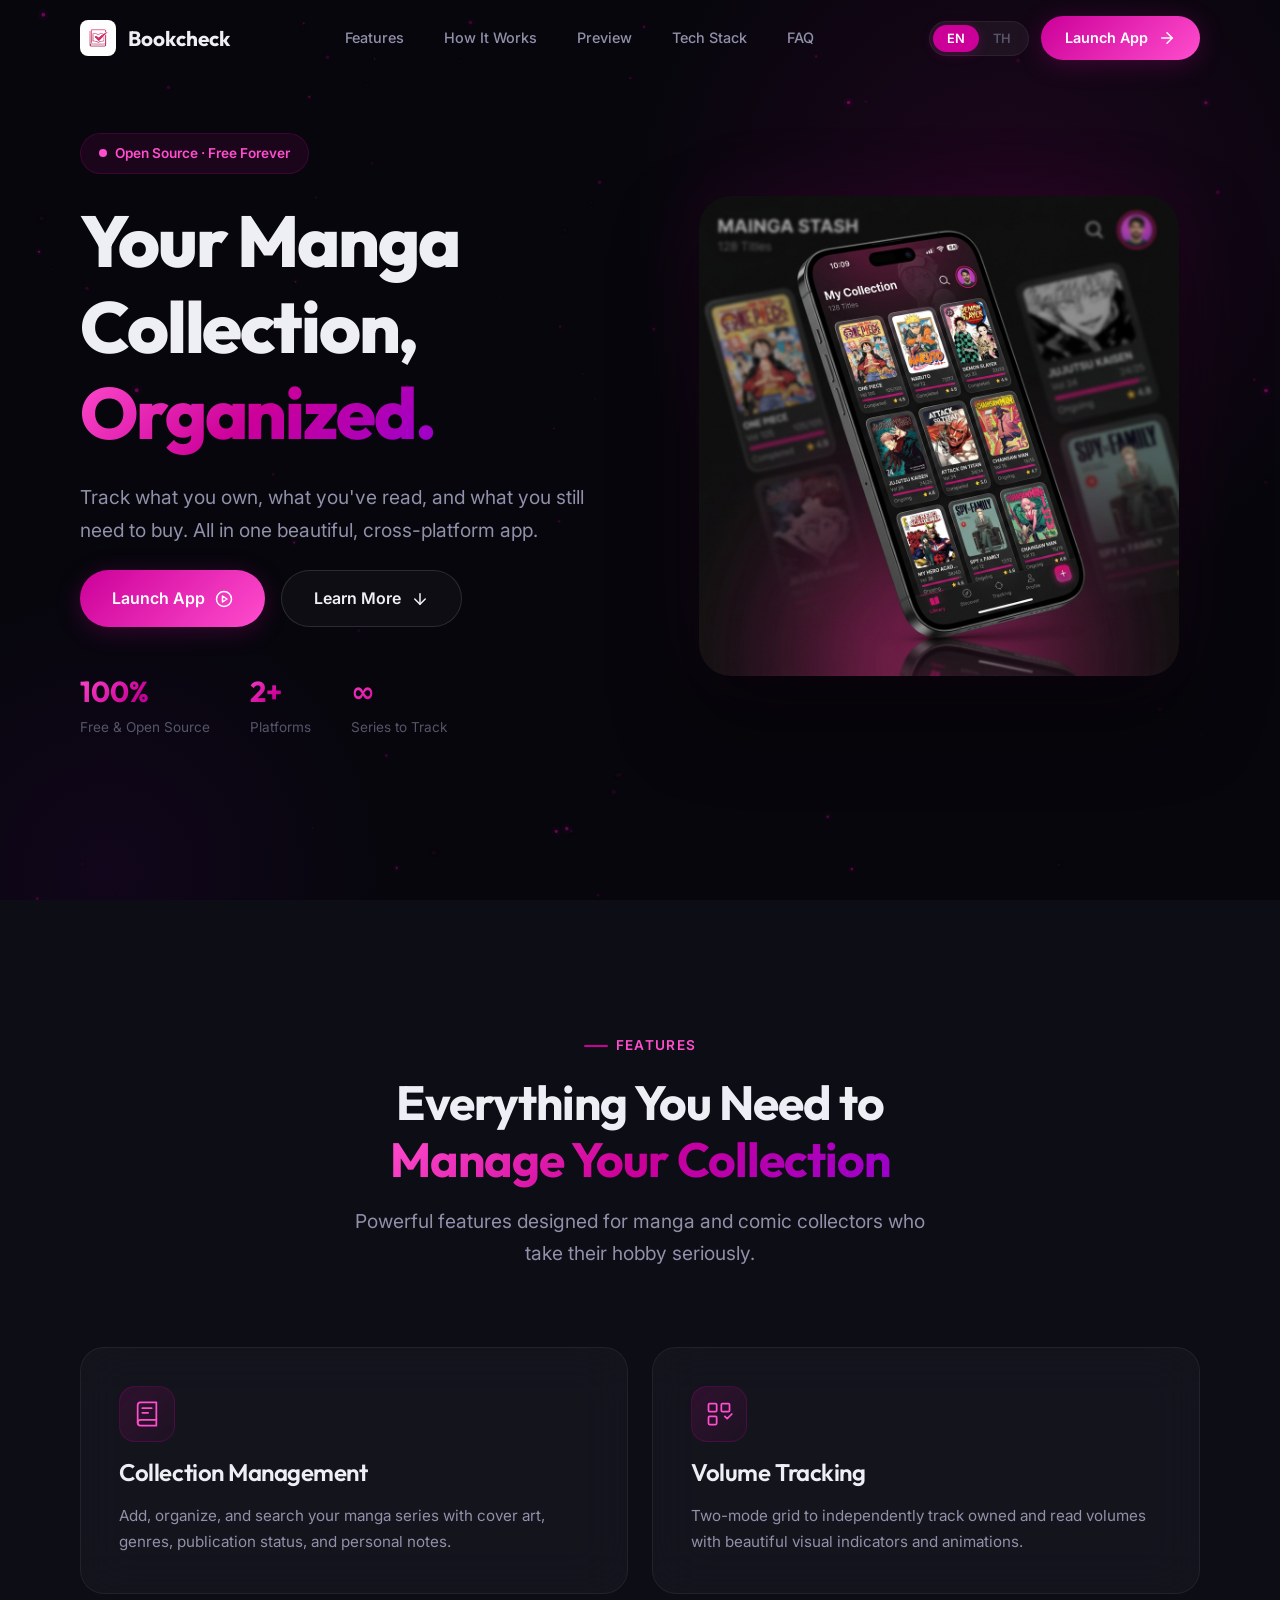
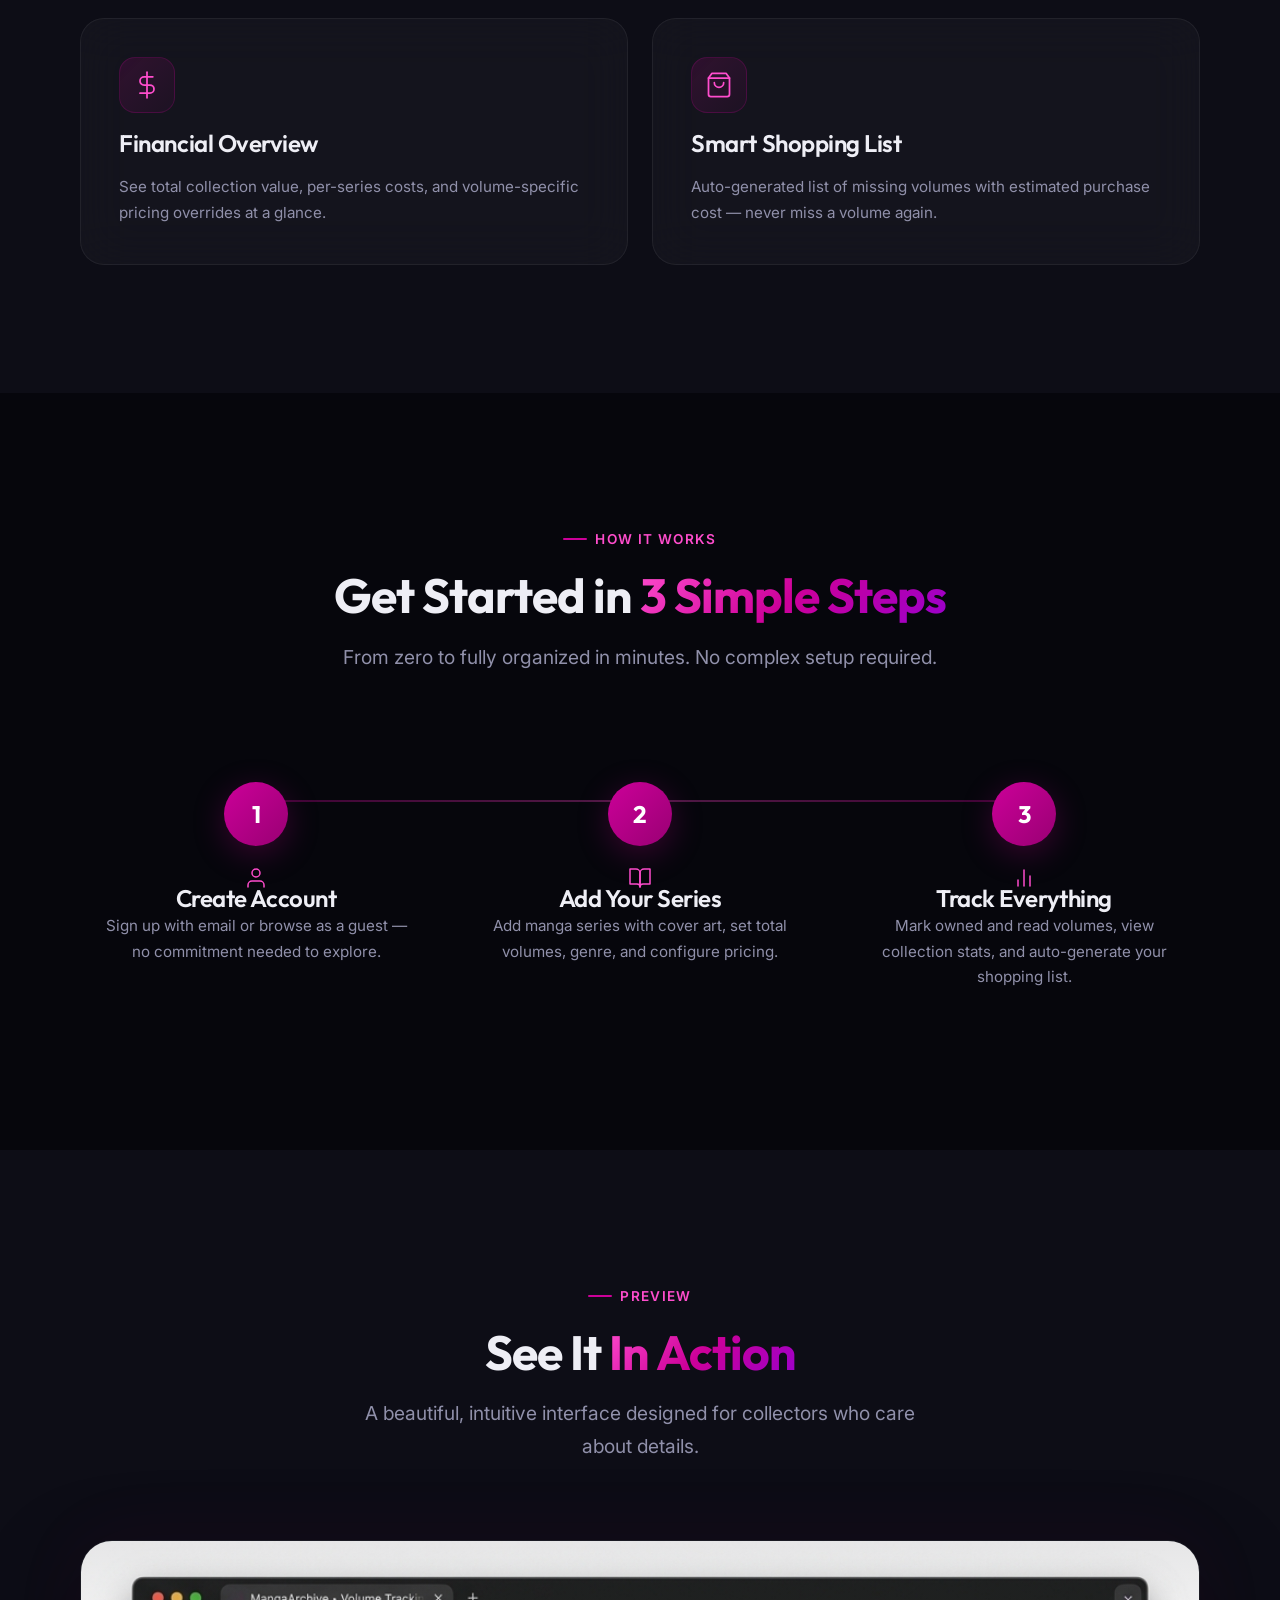
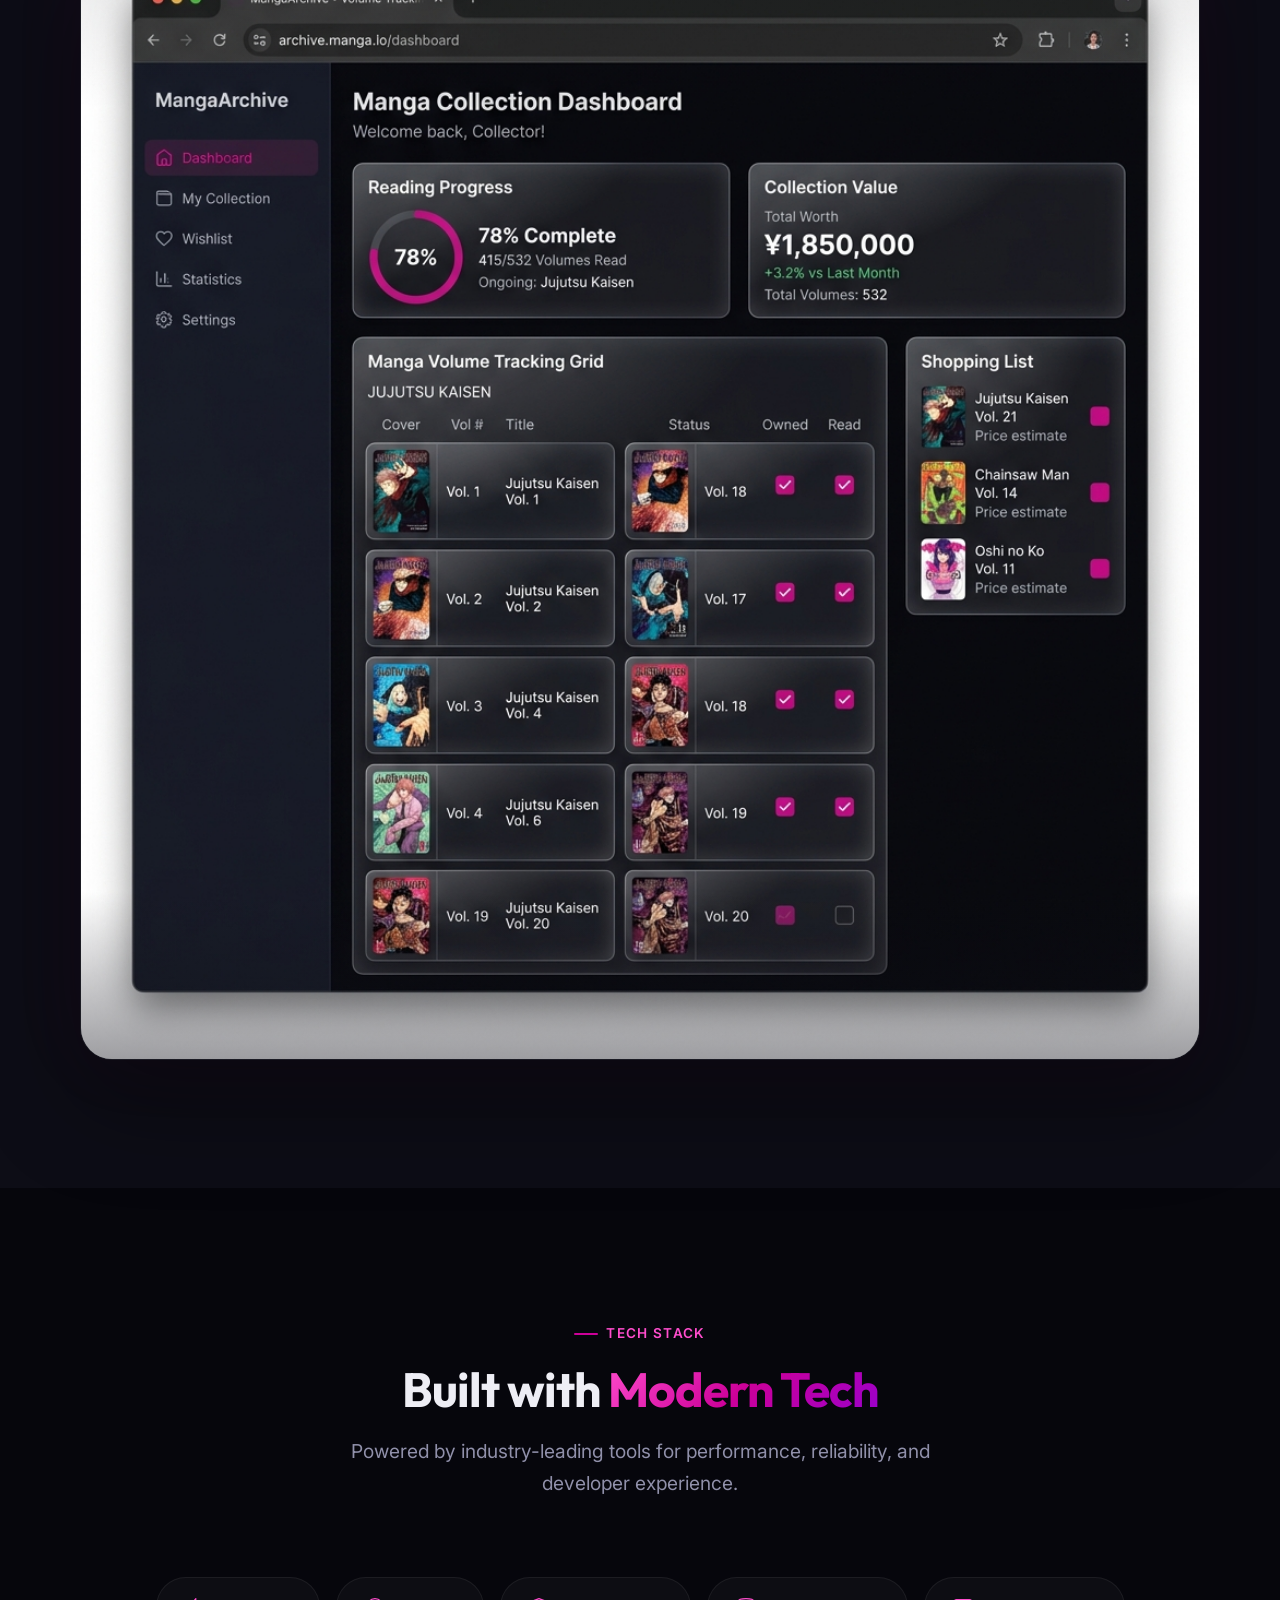
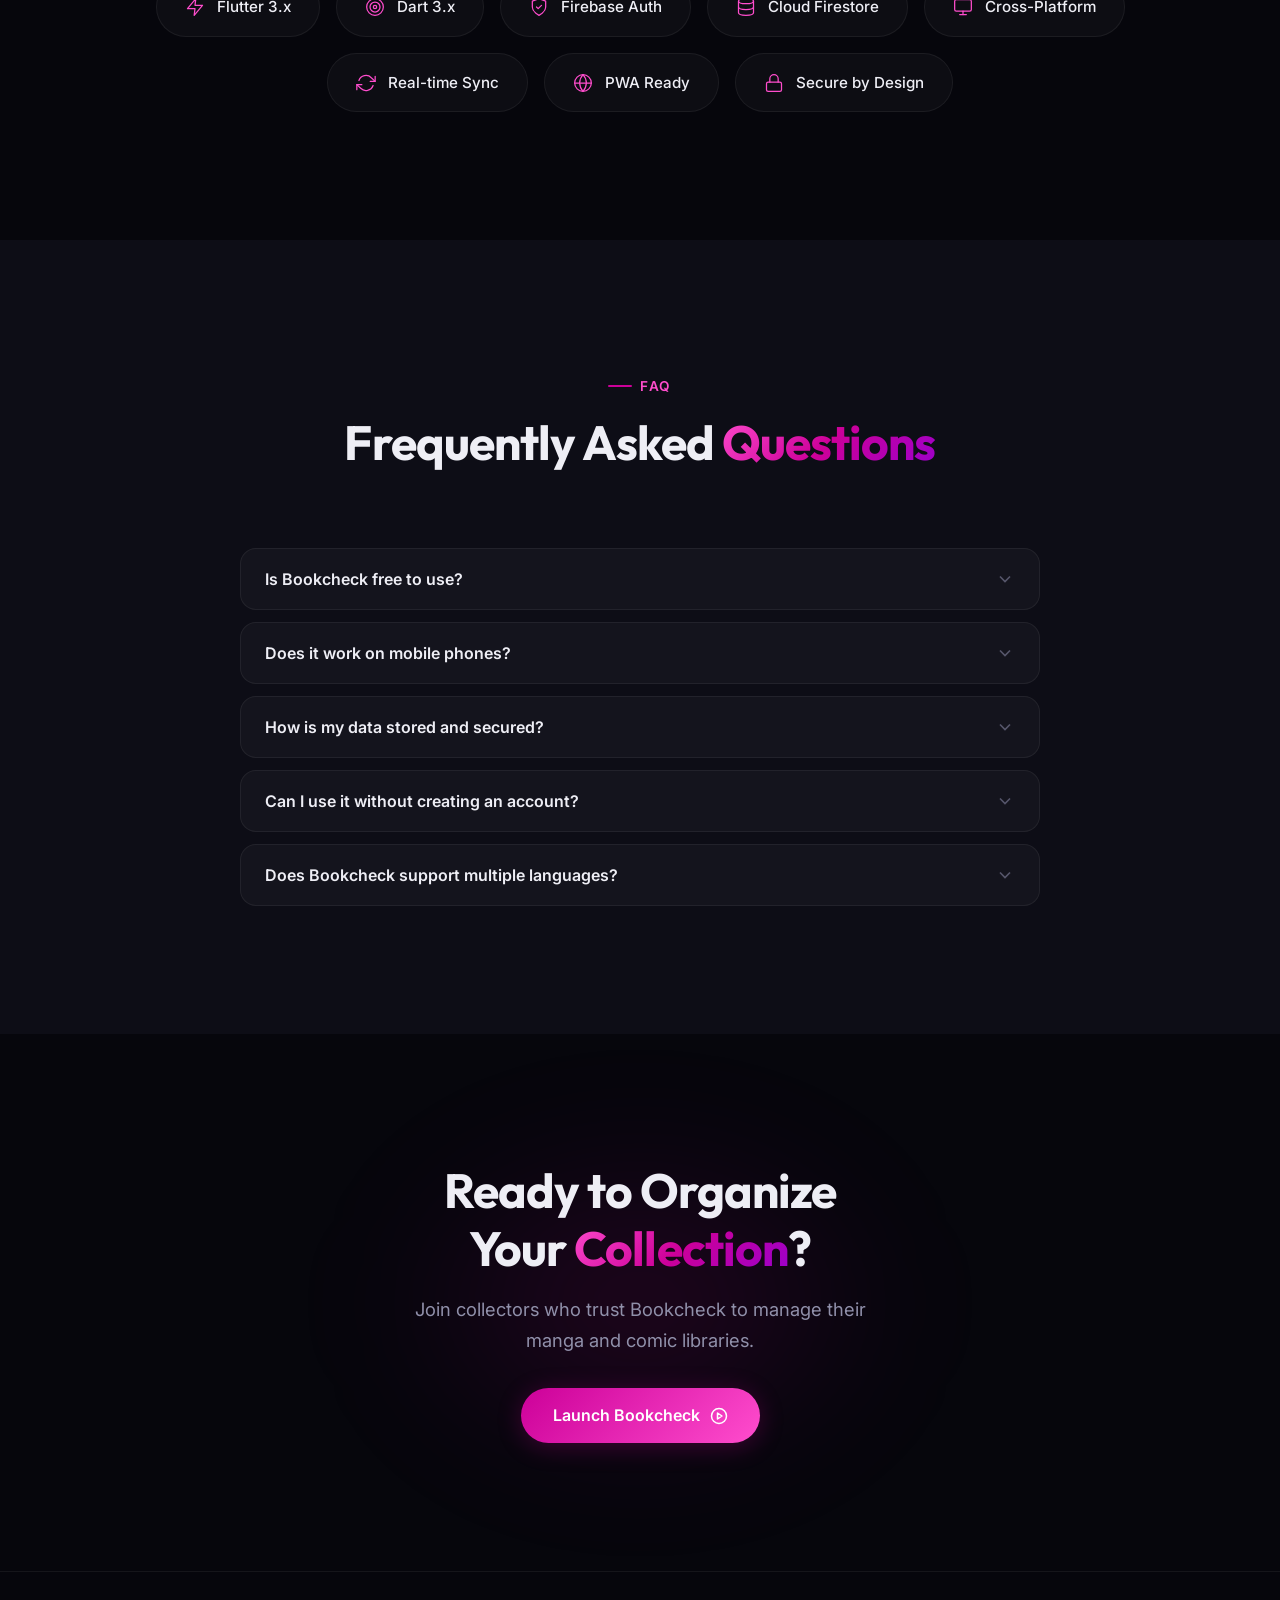
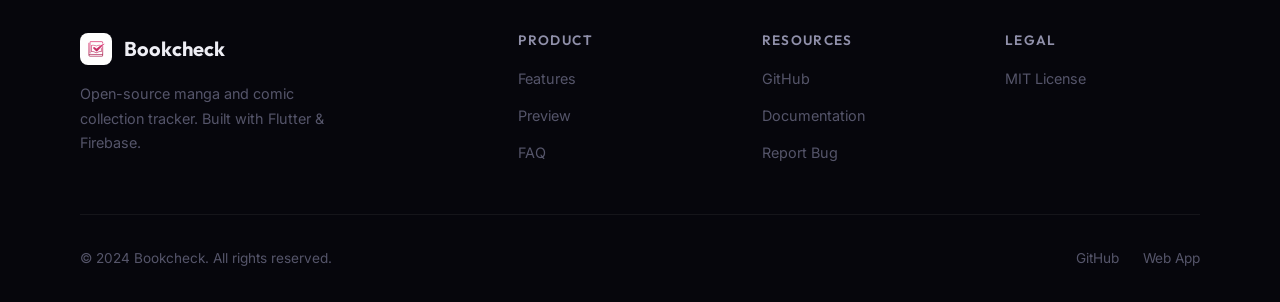
<file: landing/index.html>
<!DOCTYPE html>
<html lang="en" data-lang="en">
<head>
  <meta charset="UTF-8">
  <meta name="viewport" content="width=device-width, initial-scale=1.0">
  <meta http-equiv="X-UA-Compatible" content="IE=Edge">

  <!-- SEO -->
  <title>Bookcheck — Manga & Comic Collection Tracker</title>
  <meta name="description" content="Track your manga and comic collection with Bookcheck. Manage owned volumes, reading progress, collection value, and auto-generate shopping lists. Free and open-source.">
  <meta name="keywords" content="bookcheck, manga, comic, collection, tracker, flutter, firebase, มังงะ, ติดตามมังงะ">
  <meta name="author" content="Bookcheck">
  <meta name="theme-color" content="#CC0099">

  <!-- Open Graph -->
  <meta property="og:type" content="website">
  <meta property="og:title" content="Bookcheck — Manga & Comic Collection Tracker">
  <meta property="og:description" content="Track your manga and comic collection. Manage volumes, reading progress, and auto-generate shopping lists.">
  <meta property="og:image" content="assets/mockup-phone.png">
  <meta property="og:url" content="https://bookcheck-app.web.app">

  <!-- Twitter Card -->
  <meta name="twitter:card" content="summary_large_image">
  <meta name="twitter:title" content="Bookcheck — Manga Collection Tracker">
  <meta name="twitter:description" content="Track your manga and comic collection with Bookcheck.">

  <!-- Favicon -->
  <link rel="icon" type="image/png" href="assets/logo.png">
  <link rel="apple-touch-icon" href="assets/logo.png">

  <!-- Fonts -->
  <link rel="preconnect" href="https://fonts.googleapis.com">
  <link rel="preconnect" href="https://fonts.gstatic.com" crossorigin>
  <link href="https://fonts.googleapis.com/css2?family=Inter:wght@300;400;500;600;700&family=Noto+Sans+Thai:wght@300;400;500;600;700&family=Outfit:wght@400;500;600;700;800&display=swap" rel="stylesheet">

  <!-- Styles -->
  <link rel="stylesheet" href="style.css">
</head>
<body>

  <!-- Mobile Menu Overlay -->
  <div class="nav-overlay" id="nav-overlay"></div>

  <!-- ============================================================
       NAVIGATION
       ============================================================ -->
  <nav class="nav" id="nav">
    <div class="container">
      <a href="#" class="nav-logo">
        <img src="assets/logo.png" alt="Bookcheck" width="36" height="36">
        <span>Bookcheck</span>
      </a>

      <div class="nav-links" id="nav-links">
        <a href="#features" class="nav-link">
          <span class="lang-en">Features</span>
          <span class="lang-th">ฟีเจอร์</span>
        </a>
        <a href="#how-it-works" class="nav-link">
          <span class="lang-en">How It Works</span>
          <span class="lang-th">วิธีใช้งาน</span>
        </a>
        <a href="#preview" class="nav-link">
          <span class="lang-en">Preview</span>
          <span class="lang-th">ตัวอย่าง</span>
        </a>
        <a href="#tech" class="nav-link">
          <span class="lang-en">Tech Stack</span>
          <span class="lang-th">เทคโนโลยี</span>
        </a>
        <a href="#faq" class="nav-link">
          <span class="lang-en">FAQ</span>
          <span class="lang-th">คำถาม</span>
        </a>
      </div>

      <div class="nav-actions">
        <div class="lang-toggle">
          <button class="lang-btn active" data-lang="en">EN</button>
          <button class="lang-btn" data-lang="th">TH</button>
        </div>
        <a href="https://bookcheck-app.web.app" class="btn btn-primary nav-cta">
          <span class="lang-en">Launch App</span>
          <span class="lang-th">เปิดแอป</span>
          <svg class="btn-icon" width="18" height="18" viewBox="0 0 24 24" fill="none" stroke="currentColor" stroke-width="2" stroke-linecap="round" stroke-linejoin="round"><line x1="5" y1="12" x2="19" y2="12"></line><polyline points="12 5 19 12 12 19"></polyline></svg>
        </a>
        <button class="hamburger" id="hamburger" aria-label="Toggle menu">
          <span></span>
          <span></span>
          <span></span>
        </button>
      </div>
    </div>
  </nav>

  <!-- ============================================================
       HERO
       ============================================================ -->
  <section class="hero" id="hero">
    <canvas class="hero-canvas" id="hero-particles"></canvas>
    <div class="container">
      <div class="hero-content">
        <div class="hero-badge">
          <span class="pulse-dot"></span>
          <span class="lang-en">Open Source · Free Forever</span>
          <span class="lang-th">โอเพนซอร์ส · ฟรีตลอดไป</span>
        </div>

        <h1>
          <span class="lang-en">Your Manga Collection,<br><span class="text-gradient">Organized.</span></span>
          <span class="lang-th">จัดระเบียบคอลเลกชัน<br><span class="text-gradient">มังงะของคุณ</span></span>
        </h1>

        <p class="hero-description">
          <span class="lang-en">Track what you own, what you've read, and what you still need to buy. All in one beautiful, cross-platform app.</span>
          <span class="lang-th">ติดตามเล่มที่มี เล่มที่อ่านแล้ว และเล่มที่ต้องซื้อเพิ่ม ครบจบในแอปเดียว ใช้ได้ทุกแพลตฟอร์ม</span>
        </p>

        <div class="hero-buttons">
          <a href="https://bookcheck-app.web.app" class="btn btn-primary">
            <span class="lang-en">Launch App</span>
            <span class="lang-th">เปิดแอป</span>
            <svg class="btn-icon" width="18" height="18" viewBox="0 0 24 24" fill="none" stroke="currentColor" stroke-width="2" stroke-linecap="round" stroke-linejoin="round"><circle cx="12" cy="12" r="10"></circle><polygon points="10 8 16 12 10 16 10 8"></polygon></svg>
          </a>
          <a href="#features" class="btn btn-ghost">
            <span class="lang-en">Learn More</span>
            <span class="lang-th">ดูรายละเอียด</span>
            <svg class="btn-icon" width="18" height="18" viewBox="0 0 24 24" fill="none" stroke="currentColor" stroke-width="2" stroke-linecap="round" stroke-linejoin="round"><line x1="12" y1="5" x2="12" y2="19"></line><polyline points="19 12 12 19 5 12"></polyline></svg>
          </a>
        </div>

        <div class="hero-stats">
          <div class="hero-stat">
            <span class="hero-stat-value text-gradient">100%</span>
            <span class="hero-stat-label">
              <span class="lang-en">Free & Open Source</span>
              <span class="lang-th">ฟรีและโอเพนซอร์ส</span>
            </span>
          </div>
          <div class="hero-stat">
            <span class="hero-stat-value text-gradient">2+</span>
            <span class="hero-stat-label">
              <span class="lang-en">Platforms</span>
              <span class="lang-th">แพลตฟอร์ม</span>
            </span>
          </div>
          <div class="hero-stat">
            <span class="hero-stat-value text-gradient">∞</span>
            <span class="hero-stat-label">
              <span class="lang-en">Series to Track</span>
              <span class="lang-th">ซีรีส์ที่ติดตามได้</span>
            </span>
          </div>
        </div>
      </div>

      <div class="hero-visual">
        <img
          src="assets/mockup-phone.png"
          alt="Bookcheck App Interface"
          class="hero-mockup"
          width="480"
          height="480"
          loading="eager"
        >
      </div>
    </div>
  </section>

  <!-- ============================================================
       FEATURES
       ============================================================ -->
  <section id="features">
    <div class="container">
      <div class="section-header reveal">
        <span class="section-label">
          <span class="lang-en">Features</span>
          <span class="lang-th">ฟีเจอร์</span>
        </span>
        <h2>
          <span class="lang-en">Everything You Need to<br><span class="text-gradient">Manage Your Collection</span></span>
          <span class="lang-th">ครบทุกฟีเจอร์ที่ต้องการ<br><span class="text-gradient">จัดการคอลเลกชัน</span></span>
        </h2>
        <p class="section-subtitle">
          <span class="lang-en">Powerful features designed for manga and comic collectors who take their hobby seriously.</span>
          <span class="lang-th">ฟีเจอร์ทรงพลังออกแบบมาสำหรับนักสะสมมังงะและการ์ตูนตัวจริง</span>
        </p>
      </div>

      <div class="features-grid">
        <!-- Feature 1 -->
        <div class="feature-card glass-card reveal">
          <div class="feature-icon"><svg width="28" height="28" viewBox="0 0 24 24" fill="none" stroke="currentColor" stroke-width="1.5" stroke-linecap="round" stroke-linejoin="round"><path d="M4 19.5A2.5 2.5 0 0 1 6.5 17H20"></path><path d="M6.5 2H20v20H6.5A2.5 2.5 0 0 1 4 19.5v-15A2.5 2.5 0 0 1 6.5 2z"></path><line x1="8" y1="7" x2="16" y2="7"></line><line x1="8" y1="11" x2="13" y2="11"></line></svg></div>
          <h3>
            <span class="lang-en">Collection Management</span>
            <span class="lang-th">จัดการคอลเลกชัน</span>
          </h3>
          <p>
            <span class="lang-en">Add, organize, and search your manga series with cover art, genres, publication status, and personal notes.</span>
            <span class="lang-th">เพิ่ม จัดระเบียบ และค้นหาซีรีส์มังงะพร้อมปกหนังสือ แนว สถานะ และบันทึกส่วนตัว</span>
          </p>
        </div>

        <!-- Feature 2 -->
        <div class="feature-card glass-card reveal">
          <div class="feature-icon"><svg width="28" height="28" viewBox="0 0 24 24" fill="none" stroke="currentColor" stroke-width="1.5" stroke-linecap="round" stroke-linejoin="round"><rect x="3" y="3" width="7" height="7" rx="1"></rect><rect x="14" y="3" width="7" height="7" rx="1"></rect><rect x="3" y="14" width="7" height="7" rx="1"></rect><path d="M17 14l2 2 4-4"></path></svg></div>
          <h3>
            <span class="lang-en">Volume Tracking</span>
            <span class="lang-th">ติดตามเล่ม</span>
          </h3>
          <p>
            <span class="lang-en">Two-mode grid to independently track owned and read volumes with beautiful visual indicators and animations.</span>
            <span class="lang-th">ระบบกริดสองโหมดติดตามเล่มที่มีและอ่านแล้วแยกกัน พร้อมภาพและแอนิเมชัน</span>
          </p>
        </div>

        <!-- Feature 3 -->
        <div class="feature-card glass-card reveal">
          <div class="feature-icon"><svg width="28" height="28" viewBox="0 0 24 24" fill="none" stroke="currentColor" stroke-width="1.5" stroke-linecap="round" stroke-linejoin="round"><line x1="12" y1="1" x2="12" y2="23"></line><path d="M17 5H9.5a3.5 3.5 0 0 0 0 7h5a3.5 3.5 0 0 1 0 7H6"></path></svg></div>
          <h3>
            <span class="lang-en">Financial Overview</span>
            <span class="lang-th">ภาพรวมค่าใช้จ่าย</span>
          </h3>
          <p>
            <span class="lang-en">See total collection value, per-series costs, and volume-specific pricing overrides at a glance.</span>
            <span class="lang-th">ดูมูลค่ารวมคอลเลกชัน ต้นทุนต่อซีรีส์ และกำหนดราคาเฉพาะเล่มได้</span>
          </p>
        </div>

        <!-- Feature 4 -->
        <div class="feature-card glass-card reveal">
          <div class="feature-icon"><svg width="28" height="28" viewBox="0 0 24 24" fill="none" stroke="currentColor" stroke-width="1.5" stroke-linecap="round" stroke-linejoin="round"><path d="M6 2L3 6v14a2 2 0 0 0 2 2h14a2 2 0 0 0 2-2V6l-3-4z"></path><line x1="3" y1="6" x2="21" y2="6"></line><path d="M16 10a4 4 0 0 1-8 0"></path></svg></div>
          <h3>
            <span class="lang-en">Smart Shopping List</span>
            <span class="lang-th">รายการซื้ออัจฉริยะ</span>
          </h3>
          <p>
            <span class="lang-en">Auto-generated list of missing volumes with estimated purchase cost — never miss a volume again.</span>
            <span class="lang-th">รายการเล่มที่ขาดพร้อมประมาณราคาซื้อ สร้างอัตโนมัติ ไม่พลาดอีกต่อไป</span>
          </p>
        </div>
      </div>
    </div>
  </section>

  <!-- ============================================================
       HOW IT WORKS
       ============================================================ -->
  <section id="how-it-works">
    <div class="container">
      <div class="section-header reveal">
        <span class="section-label">
          <span class="lang-en">How It Works</span>
          <span class="lang-th">วิธีใช้งาน</span>
        </span>
        <h2>
          <span class="lang-en">Get Started in <span class="text-gradient">3 Simple Steps</span></span>
          <span class="lang-th">เริ่มต้นง่ายๆ <span class="text-gradient">แค่ 3 ขั้นตอน</span></span>
        </h2>
        <p class="section-subtitle">
          <span class="lang-en">From zero to fully organized in minutes. No complex setup required.</span>
          <span class="lang-th">จากศูนย์ถึงจัดเต็มในไม่กี่นาที ไม่ต้องตั้งค่าอะไรซับซ้อน</span>
        </p>
      </div>

      <div class="steps-grid">
        <!-- Step 1 -->
        <div class="step-card reveal">
          <div class="step-number">1</div>
          <div class="step-text">
            <div class="step-icon"><svg width="24" height="24" viewBox="0 0 24 24" fill="none" stroke="currentColor" stroke-width="1.5" stroke-linecap="round" stroke-linejoin="round"><path d="M20 21v-2a4 4 0 0 0-4-4H8a4 4 0 0 0-4 4v2"></path><circle cx="12" cy="7" r="4"></circle></svg></div>
            <h3>
              <span class="lang-en">Create Account</span>
              <span class="lang-th">สร้างบัญชี</span>
            </h3>
            <p>
              <span class="lang-en">Sign up with email or browse as a guest — no commitment needed to explore.</span>
              <span class="lang-th">สมัครด้วยอีเมลหรือเข้าชมแบบ Guest ไม่ต้องสมัครก็ลองได้เลย</span>
            </p>
          </div>
        </div>

        <!-- Step 2 -->
        <div class="step-card reveal">
          <div class="step-number">2</div>
          <div class="step-text">
            <div class="step-icon"><svg width="24" height="24" viewBox="0 0 24 24" fill="none" stroke="currentColor" stroke-width="1.5" stroke-linecap="round" stroke-linejoin="round"><path d="M2 3h6a4 4 0 0 1 4 4v14a3 3 0 0 0-3-3H2z"></path><path d="M22 3h-6a4 4 0 0 0-4 4v14a3 3 0 0 1 3-3h7z"></path></svg></div>
            <h3>
              <span class="lang-en">Add Your Series</span>
              <span class="lang-th">เพิ่มซีรีส์ของคุณ</span>
            </h3>
            <p>
              <span class="lang-en">Add manga series with cover art, set total volumes, genre, and configure pricing.</span>
              <span class="lang-th">เพิ่มซีรีส์มังงะพร้อมปก ตั้งจำนวนเล่ม แนว และกำหนดราคา</span>
            </p>
          </div>
        </div>

        <!-- Step 3 -->
        <div class="step-card reveal">
          <div class="step-number">3</div>
          <div class="step-text">
            <div class="step-icon"><svg width="24" height="24" viewBox="0 0 24 24" fill="none" stroke="currentColor" stroke-width="1.5" stroke-linecap="round" stroke-linejoin="round"><line x1="18" y1="20" x2="18" y2="10"></line><line x1="12" y1="20" x2="12" y2="4"></line><line x1="6" y1="20" x2="6" y2="14"></line></svg></div>
            <h3>
              <span class="lang-en">Track Everything</span>
              <span class="lang-th">ติดตามทุกอย่าง</span>
            </h3>
            <p>
              <span class="lang-en">Mark owned and read volumes, view collection stats, and auto-generate your shopping list.</span>
              <span class="lang-th">เช็คเล่มที่มีและอ่านแล้ว ดูสถิติคอลเลกชัน และสร้างรายการซื้ออัตโนมัติ</span>
            </p>
          </div>
        </div>
      </div>
    </div>
  </section>

  <!-- ============================================================
       APP PREVIEW
       ============================================================ -->
  <section id="preview">
    <div class="container">
      <div class="section-header reveal">
        <span class="section-label">
          <span class="lang-en">Preview</span>
          <span class="lang-th">ตัวอย่างแอป</span>
        </span>
        <h2>
          <span class="lang-en">See It <span class="text-gradient">In Action</span></span>
          <span class="lang-th">ดู<span class="text-gradient">ตัวอย่างการใช้งาน</span></span>
        </h2>
        <p class="section-subtitle">
          <span class="lang-en">A beautiful, intuitive interface designed for collectors who care about details.</span>
          <span class="lang-th">อินเทอร์เฟซสวยงาม ใช้งานง่าย ออกแบบมาสำหรับนักสะสมที่ใส่ใจรายละเอียด</span>
        </p>
      </div>

      <div class="preview-wrapper reveal" style="position: relative;">
        <img
          src="assets/mockup-desktop.png"
          alt="Bookcheck Dashboard Preview"
          width="1200"
          height="800"
          loading="lazy"
        >
        <div class="preview-glow"></div>
      </div>
    </div>
  </section>

  <!-- ============================================================
       TECH STACK
       ============================================================ -->
  <section id="tech">
    <div class="container">
      <div class="section-header reveal">
        <span class="section-label">
          <span class="lang-en">Tech Stack</span>
          <span class="lang-th">เทคโนโลยี</span>
        </span>
        <h2>
          <span class="lang-en">Built with <span class="text-gradient">Modern Tech</span></span>
          <span class="lang-th">สร้างด้วย<span class="text-gradient">เทคโนโลยีทันสมัย</span></span>
        </h2>
        <p class="section-subtitle">
          <span class="lang-en">Powered by industry-leading tools for performance, reliability, and developer experience.</span>
          <span class="lang-th">ขับเคลื่อนด้วยเครื่องมือชั้นนำเพื่อประสิทธิภาพ ความเสถียร และประสบการณ์ที่ดี</span>
        </p>
      </div>

      <div class="tech-grid reveal">
        <div class="tech-badge">
          <svg class="tech-badge-icon" width="20" height="20" viewBox="0 0 24 24" fill="none" stroke="currentColor" stroke-width="1.5" stroke-linecap="round" stroke-linejoin="round"><polygon points="13 2 3 14 12 14 11 22 21 10 12 10 13 2"></polygon></svg>
          <span>Flutter 3.x</span>
        </div>
        <div class="tech-badge">
          <svg class="tech-badge-icon" width="20" height="20" viewBox="0 0 24 24" fill="none" stroke="currentColor" stroke-width="1.5" stroke-linecap="round" stroke-linejoin="round"><circle cx="12" cy="12" r="10"></circle><circle cx="12" cy="12" r="6"></circle><circle cx="12" cy="12" r="2"></circle></svg>
          <span>Dart 3.x</span>
        </div>
        <div class="tech-badge">
          <svg class="tech-badge-icon" width="20" height="20" viewBox="0 0 24 24" fill="none" stroke="currentColor" stroke-width="1.5" stroke-linecap="round" stroke-linejoin="round"><path d="M12 22s8-4 8-10V5l-8-3-8 3v7c0 6 8 10 8 10z"></path><polyline points="9 12 11 14 15 10"></polyline></svg>
          <span>Firebase Auth</span>
        </div>
        <div class="tech-badge">
          <svg class="tech-badge-icon" width="20" height="20" viewBox="0 0 24 24" fill="none" stroke="currentColor" stroke-width="1.5" stroke-linecap="round" stroke-linejoin="round"><ellipse cx="12" cy="5" rx="9" ry="3"></ellipse><path d="M21 12c0 1.66-4 3-9 3s-9-1.34-9-3"></path><path d="M3 5v14c0 1.66 4 3 9 3s9-1.34 9-3V5"></path></svg>
          <span>Cloud Firestore</span>
        </div>
        <div class="tech-badge">
          <svg class="tech-badge-icon" width="20" height="20" viewBox="0 0 24 24" fill="none" stroke="currentColor" stroke-width="1.5" stroke-linecap="round" stroke-linejoin="round"><rect x="2" y="3" width="20" height="14" rx="2" ry="2"></rect><line x1="8" y1="21" x2="16" y2="21"></line><line x1="12" y1="17" x2="12" y2="21"></line></svg>
          <span>
            <span class="lang-en">Cross-Platform</span>
            <span class="lang-th">ข้ามแพลตฟอร์ม</span>
          </span>
        </div>
        <div class="tech-badge">
          <svg class="tech-badge-icon" width="20" height="20" viewBox="0 0 24 24" fill="none" stroke="currentColor" stroke-width="1.5" stroke-linecap="round" stroke-linejoin="round"><polyline points="23 4 23 10 17 10"></polyline><polyline points="1 20 1 14 7 14"></polyline><path d="M3.51 9a9 9 0 0 1 14.85-3.36L23 10"></path><path d="M20.49 15a9 9 0 0 1-14.85 3.36L1 14"></path></svg>
          <span>
            <span class="lang-en">Real-time Sync</span>
            <span class="lang-th">ซิงค์เรียลไทม์</span>
          </span>
        </div>
        <div class="tech-badge">
          <svg class="tech-badge-icon" width="20" height="20" viewBox="0 0 24 24" fill="none" stroke="currentColor" stroke-width="1.5" stroke-linecap="round" stroke-linejoin="round"><circle cx="12" cy="12" r="10"></circle><line x1="2" y1="12" x2="22" y2="12"></line><path d="M12 2a15.3 15.3 0 0 1 4 10 15.3 15.3 0 0 1-4 10 15.3 15.3 0 0 1-4-10 15.3 15.3 0 0 1 4-10z"></path></svg>
          <span>PWA Ready</span>
        </div>
        <div class="tech-badge">
          <svg class="tech-badge-icon" width="20" height="20" viewBox="0 0 24 24" fill="none" stroke="currentColor" stroke-width="1.5" stroke-linecap="round" stroke-linejoin="round"><rect x="3" y="11" width="18" height="11" rx="2" ry="2"></rect><path d="M7 11V7a5 5 0 0 1 10 0v4"></path></svg>
          <span>
            <span class="lang-en">Secure by Design</span>
            <span class="lang-th">ปลอดภัยตั้งแต่ออกแบบ</span>
          </span>
        </div>
      </div>
    </div>
  </section>

  <!-- ============================================================
       FAQ
       ============================================================ -->
  <section id="faq">
    <div class="container">
      <div class="section-header reveal">
        <span class="section-label">FAQ</span>
        <h2>
          <span class="lang-en">Frequently Asked <span class="text-gradient">Questions</span></span>
          <span class="lang-th">คำถามที่<span class="text-gradient">พบบ่อย</span></span>
        </h2>
      </div>

      <div class="faq-list">
        <!-- FAQ 1 -->
        <div class="faq-item reveal">
          <button class="faq-question" id="faq-q1">
            <span>
              <span class="lang-en">Is Bookcheck free to use?</span>
              <span class="lang-th">Bookcheck ใช้ฟรีมั้ย?</span>
            </span>
            <svg class="faq-chevron" viewBox="0 0 24 24" fill="none" stroke="currentColor" stroke-width="2"><polyline points="6 9 12 15 18 9"></polyline></svg>
          </button>
          <div class="faq-answer">
            <div class="faq-answer-inner">
              <span class="lang-en">Yes! Bookcheck is completely free and open-source under the MIT license. You can self-host it with your own Firebase project or use the public deployment.</span>
              <span class="lang-th">ใช่ครับ! Bookcheck ฟรีทั้งหมดและเป็น open-source ภายใต้ MIT license สามารถ deploy ด้วย Firebase project ของตัวเอง หรือใช้เวอร์ชันสาธารณะได้เลย</span>
            </div>
          </div>
        </div>

        <!-- FAQ 2 -->
        <div class="faq-item reveal">
          <button class="faq-question" id="faq-q2">
            <span>
              <span class="lang-en">Does it work on mobile phones?</span>
              <span class="lang-th">ใช้บนมือถือได้มั้ย?</span>
            </span>
            <svg class="faq-chevron" viewBox="0 0 24 24" fill="none" stroke="currentColor" stroke-width="2"><polyline points="6 9 12 15 18 9"></polyline></svg>
          </button>
          <div class="faq-answer">
            <div class="faq-answer-inner">
              <span class="lang-en">Absolutely! Bookcheck runs natively on Android and works on any device through the responsive web version. iOS support is planned for future releases.</span>
              <span class="lang-th">แน่นอนครับ! Bookcheck ใช้ได้บน Android เป็นแอปเนทีฟ และบนทุกอุปกรณ์ผ่านเว็บเวอร์ชัน รองรับ iOS จะมาในอนาคต</span>
            </div>
          </div>
        </div>

        <!-- FAQ 3 -->
        <div class="faq-item reveal">
          <button class="faq-question" id="faq-q3">
            <span>
              <span class="lang-en">How is my data stored and secured?</span>
              <span class="lang-th">ข้อมูลถูกเก็บและรักษาความปลอดภัยอย่างไร?</span>
            </span>
            <svg class="faq-chevron" viewBox="0 0 24 24" fill="none" stroke="currentColor" stroke-width="2"><polyline points="6 9 12 15 18 9"></polyline></svg>
          </button>
          <div class="faq-answer">
            <div class="faq-answer-inner">
              <span class="lang-en">All data is stored securely in Firebase Cloud Firestore with real-time sync across devices. Firebase Authentication ensures only you can access your collection. No API keys are ever hardcoded in the source.</span>
              <span class="lang-th">ข้อมูลทั้งหมดเก็บอย่างปลอดภัยใน Firebase Cloud Firestore พร้อมซิงค์แบบเรียลไทม์ ระบบ Firebase Authentication รับรองว่ามีเฉพาะคุณเท่านั้นที่เข้าถึงคอลเลกชันได้ ไม่มี API key ฝังในซอร์สโค้ด</span>
            </div>
          </div>
        </div>

        <!-- FAQ 4 -->
        <div class="faq-item reveal">
          <button class="faq-question" id="faq-q4">
            <span>
              <span class="lang-en">Can I use it without creating an account?</span>
              <span class="lang-th">ใช้โดยไม่สมัครบัญชีได้มั้ย?</span>
            </span>
            <svg class="faq-chevron" viewBox="0 0 24 24" fill="none" stroke="currentColor" stroke-width="2"><polyline points="6 9 12 15 18 9"></polyline></svg>
          </button>
          <div class="faq-answer">
            <div class="faq-answer-inner">
              <span class="lang-en">Yes! Guest mode lets you explore the app and see how it works. Create a free account whenever you're ready to save and sync your manga collection across devices.</span>
              <span class="lang-th">ได้ครับ! โหมด Guest ให้คุณเข้าชมแอปและดูวิธีการทำงาน สร้างบัญชีฟรีเมื่อพร้อมจะบันทึกและซิงค์คอลเลกชันมังงะข้ามอุปกรณ์</span>
            </div>
          </div>
        </div>

        <!-- FAQ 5 -->
        <div class="faq-item reveal">
          <button class="faq-question" id="faq-q5">
            <span>
              <span class="lang-en">Does Bookcheck support multiple languages?</span>
              <span class="lang-th">Bookcheck รองรับหลายภาษามั้ย?</span>
            </span>
            <svg class="faq-chevron" viewBox="0 0 24 24" fill="none" stroke="currentColor" stroke-width="2"><polyline points="6 9 12 15 18 9"></polyline></svg>
          </button>
          <div class="faq-answer">
            <div class="faq-answer-inner">
              <span class="lang-en">Yes! The app supports both English and Thai with a simple toggle. Your language preference is saved locally so it remembers your choice on every visit.</span>
              <span class="lang-th">ใช่ครับ! แอปรองรับทั้งภาษาอังกฤษและไทย แค่กดสลับ การตั้งค่าภาษาจะบันทึกไว้ในเครื่องเพื่อจดจำตัวเลือกของคุณทุกครั้งที่เข้าใช้</span>
            </div>
          </div>
        </div>
      </div>
    </div>
  </section>

  <!-- ============================================================
       CTA
       ============================================================ -->
  <section class="cta-section">
    <div class="container">
      <div class="cta-content reveal">
        <h2>
          <span class="lang-en">Ready to Organize<br>Your <span class="text-gradient">Collection</span>?</span>
          <span class="lang-th">พร้อมจัดระเบียบ<br><span class="text-gradient">คอลเลกชัน</span>ของคุณหรือยัง?</span>
        </h2>
        <p>
          <span class="lang-en">Join collectors who trust Bookcheck to manage their manga and comic libraries.</span>
          <span class="lang-th">เข้าร่วมกับนักสะสมที่ไว้วางใจ Bookcheck ในการจัดการคอลเลกชันมังงะ</span>
        </p>
        <a href="https://bookcheck-app.web.app" class="btn btn-primary">
          <span class="lang-en">Launch Bookcheck</span>
          <span class="lang-th">เปิด Bookcheck</span>
          <svg class="btn-icon" width="18" height="18" viewBox="0 0 24 24" fill="none" stroke="currentColor" stroke-width="2" stroke-linecap="round" stroke-linejoin="round"><circle cx="12" cy="12" r="10"></circle><polygon points="10 8 16 12 10 16 10 8"></polygon></svg>
        </a>
      </div>
    </div>
  </section>

  <!-- ============================================================
       FOOTER
       ============================================================ -->
  <footer class="footer">
    <div class="container">
      <div class="footer-grid">
        <div class="footer-brand">
          <div class="footer-brand-logo">
            <img src="assets/logo.png" alt="Bookcheck" width="32" height="32">
            <span>Bookcheck</span>
          </div>
          <p>
            <span class="lang-en">Open-source manga and comic collection tracker. Built with Flutter & Firebase.</span>
            <span class="lang-th">แอปจัดการคอลเลกชันมังงะและการ์ตูนแบบ open-source สร้างด้วย Flutter & Firebase</span>
          </p>
        </div>

        <div class="footer-column">
          <h4>
            <span class="lang-en">Product</span>
            <span class="lang-th">ผลิตภัณฑ์</span>
          </h4>
          <ul>
            <li><a href="#features">
              <span class="lang-en">Features</span>
              <span class="lang-th">ฟีเจอร์</span>
            </a></li>
            <li><a href="#preview">
              <span class="lang-en">Preview</span>
              <span class="lang-th">ตัวอย่าง</span>
            </a></li>
            <li><a href="#faq">FAQ</a></li>
          </ul>
        </div>

        <div class="footer-column">
          <h4>
            <span class="lang-en">Resources</span>
            <span class="lang-th">แหล่งข้อมูล</span>
          </h4>
          <ul>
            <li><a href="https://github.com/pichaya6731503023/bookcheck" target="_blank" rel="noopener">GitHub</a></li>
            <li><a href="https://github.com/pichaya6731503023/bookcheck#getting-started" target="_blank" rel="noopener">
              <span class="lang-en">Documentation</span>
              <span class="lang-th">เอกสาร</span>
            </a></li>
            <li><a href="https://github.com/pichaya6731503023/bookcheck/issues" target="_blank" rel="noopener">
              <span class="lang-en">Report Bug</span>
              <span class="lang-th">แจ้งบัก</span>
            </a></li>
          </ul>
        </div>

        <div class="footer-column">
          <h4>
            <span class="lang-en">Legal</span>
            <span class="lang-th">กฎหมาย</span>
          </h4>
          <ul>
            <li><a href="https://github.com/pichaya6731503023/bookcheck/blob/main/LICENSE" target="_blank" rel="noopener">
              <span class="lang-en">MIT License</span>
              <span class="lang-th">สัญญาอนุญาต MIT</span>
            </a></li>
          </ul>
        </div>
      </div>

      <div class="footer-bottom">
        <span>© 2024 Bookcheck. All rights reserved.</span>
        <div class="footer-bottom-links">
          <a href="https://github.com/pichaya6731503023/bookcheck" target="_blank" rel="noopener">GitHub</a>
          <a href="https://bookcheck-app.web.app">
            <span class="lang-en">Web App</span>
            <span class="lang-th">เว็บแอป</span>
          </a>
        </div>
      </div>
    </div>
  </footer>

  <script src="script.js"></script>
</body>
</html>
</file>
<file: landing/style.css>
/* ============================================================
   Bookcheck Landing Page — Design System
   ============================================================ */

/* ---- CSS Variables ---- */
:root {
  /* Colors */
  --bg-primary: #06060c;
  --bg-secondary: #0d0d16;
  --bg-tertiary: #13131f;
  --accent: #CC0099;
  --accent-light: #FF4DCD;
  --accent-dark: #990073;
  --accent-glow: rgba(204, 0, 153, 0.25);
  --accent-glow-strong: rgba(204, 0, 153, 0.5);
  --text-primary: #eeeef5;
  --text-secondary: #9090aa;
  --text-muted: #55556a;
  --white-5: rgba(255, 255, 255, 0.05);
  --white-8: rgba(255, 255, 255, 0.08);
  --white-12: rgba(255, 255, 255, 0.12);
  --white-20: rgba(255, 255, 255, 0.20);

  /* Glass */
  --glass-bg: rgba(255, 255, 255, 0.03);
  --glass-border: rgba(255, 255, 255, 0.06);
  --glass-blur: 24px;

  /* Typography */
  --font-heading: 'Outfit', 'Noto Sans Thai', system-ui, sans-serif;
  --font-body: 'Inter', 'Noto Sans Thai', system-ui, sans-serif;

  /* Spacing */
  --section-py: clamp(80px, 10vw, 140px);
  --container-max: 1200px;
  --container-px: clamp(20px, 5vw, 40px);

  /* Radius */
  --radius-sm: 8px;
  --radius-md: 16px;
  --radius-lg: 24px;
  --radius-xl: 32px;
  --radius-full: 9999px;

  /* Transitions */
  --ease-out: cubic-bezier(0.16, 1, 0.3, 1);
  --ease-spring: cubic-bezier(0.34, 1.56, 0.64, 1);
  --duration: 0.4s;
}

/* ---- Reset ---- */
*, *::before, *::after {
  margin: 0;
  padding: 0;
  box-sizing: border-box;
}

html {
  scroll-behavior: smooth;
  font-size: 16px;
}

body {
  font-family: var(--font-body);
  background: var(--bg-primary);
  color: var(--text-primary);
  line-height: 1.7;
  overflow-x: hidden;
  -webkit-font-smoothing: antialiased;
  -moz-osx-font-smoothing: grayscale;
}

img {
  max-width: 100%;
  height: auto;
  display: block;
}

a {
  color: inherit;
  text-decoration: none;
}

ul { list-style: none; }

button {
  border: none;
  cursor: pointer;
  font-family: inherit;
  background: transparent;
}

/* ---- Language Toggle Display ---- */
html[data-lang="en"] .lang-th { display: none !important; }
html[data-lang="th"] .lang-en { display: none !important; }

/* ---- Typography ---- */
h1, h2, h3, h4, h5, h6 {
  font-family: var(--font-heading);
  font-weight: 700;
  line-height: 1.2;
  letter-spacing: -0.02em;
}

h1 {
  font-size: clamp(2.5rem, 6vw, 4.5rem);
  font-weight: 800;
  letter-spacing: -0.03em;
}

h2 {
  font-size: clamp(2rem, 4vw, 3rem);
}

h3 {
  font-size: clamp(1.25rem, 2vw, 1.5rem);
  font-weight: 600;
}

.text-gradient {
  background: linear-gradient(135deg, var(--accent-light), var(--accent), #9900CC);
  -webkit-background-clip: text;
  -webkit-text-fill-color: transparent;
  background-clip: text;
}

.section-subtitle {
  color: var(--text-secondary);
  font-size: clamp(1rem, 1.5vw, 1.2rem);
  max-width: 600px;
  margin: 0 auto;
}

.section-label {
  display: inline-flex;
  align-items: center;
  gap: 8px;
  font-size: 0.85rem;
  font-weight: 600;
  text-transform: uppercase;
  letter-spacing: 0.1em;
  color: var(--accent-light);
  margin-bottom: 16px;
}

.section-label::before {
  content: '';
  display: block;
  width: 24px;
  height: 2px;
  background: var(--accent);
  border-radius: 2px;
}

/* ---- Layout ---- */
.container {
  max-width: var(--container-max);
  margin: 0 auto;
  padding-left: var(--container-px);
  padding-right: var(--container-px);
}

section {
  padding: var(--section-py) 0;
  position: relative;
}

.section-header {
  text-align: center;
  margin-bottom: clamp(48px, 6vw, 80px);
}

.section-header h2 {
  margin-bottom: 16px;
}

/* ---- Buttons ---- */
.btn {
  display: inline-flex;
  align-items: center;
  gap: 10px;
  padding: 14px 32px;
  border-radius: var(--radius-full);
  font-size: 1rem;
  font-weight: 600;
  transition: all var(--duration) var(--ease-out);
  position: relative;
  overflow: hidden;
}

.btn-primary {
  background: linear-gradient(135deg, var(--accent), var(--accent-light));
  color: #fff;
  box-shadow: 0 4px 24px var(--accent-glow), 0 0 0 0 var(--accent-glow);
}

.btn-primary:hover {
  transform: translateY(-2px);
  box-shadow: 0 8px 40px var(--accent-glow-strong), 0 0 0 4px rgba(204, 0, 153, 0.1);
}

.btn-primary:active {
  transform: translateY(0);
}

.btn-ghost {
  border: 1px solid var(--white-12);
  color: var(--text-primary);
  backdrop-filter: blur(8px);
  background: var(--glass-bg);
}

.btn-ghost:hover {
  border-color: var(--accent);
  color: var(--accent-light);
  background: rgba(204, 0, 153, 0.05);
  transform: translateY(-2px);
}

.btn-icon {
  flex-shrink: 0;
  line-height: 1;
}

/* ---- Glass Card ---- */
.glass-card {
  background: var(--glass-bg);
  border: 1px solid var(--glass-border);
  border-radius: var(--radius-lg);
  backdrop-filter: blur(var(--glass-blur));
  -webkit-backdrop-filter: blur(var(--glass-blur));
  transition: all var(--duration) var(--ease-out);
}

.glass-card:hover {
  background: rgba(255, 255, 255, 0.05);
  border-color: var(--white-12);
  transform: translateY(-4px);
  box-shadow: 0 20px 60px rgba(0, 0, 0, 0.3);
}

/* ============================================================
   NAVIGATION
   ============================================================ */
.nav {
  position: fixed;
  top: 0;
  left: 0;
  right: 0;
  z-index: 1000;
  padding: 16px 0;
  transition: all 0.3s ease;
}

.nav.scrolled {
  background: rgba(6, 6, 12, 0.85);
  backdrop-filter: blur(20px);
  -webkit-backdrop-filter: blur(20px);
  border-bottom: 1px solid var(--glass-border);
  padding: 12px 0;
}

.nav .container {
  display: flex;
  align-items: center;
  justify-content: space-between;
}

.nav-logo {
  display: flex;
  align-items: center;
  gap: 12px;
  font-family: var(--font-heading);
  font-weight: 700;
  font-size: 1.3rem;
  color: var(--text-primary);
  z-index: 1001;
}

.nav-logo img {
  width: 36px;
  height: 36px;
  border-radius: var(--radius-sm);
}

.nav-links {
  display: flex;
  align-items: center;
  gap: 8px;
}

.nav-link {
  padding: 8px 16px;
  border-radius: var(--radius-full);
  font-size: 0.9rem;
  font-weight: 500;
  color: var(--text-secondary);
  transition: all 0.25s ease;
}

.nav-link:hover {
  color: var(--text-primary);
  background: var(--white-5);
}

.nav-actions {
  display: flex;
  align-items: center;
  gap: 12px;
  z-index: 1001;
}

.lang-toggle {
  display: flex;
  align-items: center;
  gap: 0;
  background: var(--white-5);
  border-radius: var(--radius-full);
  padding: 3px;
  border: 1px solid var(--glass-border);
}

.lang-btn {
  padding: 6px 14px;
  border-radius: var(--radius-full);
  font-size: 0.8rem;
  font-weight: 600;
  color: var(--text-muted);
  transition: all 0.25s ease;
}

.lang-btn.active {
  background: var(--accent);
  color: #fff;
  box-shadow: 0 2px 12px var(--accent-glow);
}

.nav-cta {
  padding: 10px 24px;
  font-size: 0.9rem;
}

/* Hamburger */
.hamburger {
  display: none;
  flex-direction: column;
  gap: 5px;
  width: 24px;
  cursor: pointer;
  z-index: 1001;
}

.hamburger span {
  display: block;
  height: 2px;
  background: var(--text-primary);
  border-radius: 2px;
  transition: all 0.3s ease;
}

.hamburger.active span:nth-child(1) {
  transform: translateY(7px) rotate(45deg);
}

.hamburger.active span:nth-child(2) {
  opacity: 0;
}

.hamburger.active span:nth-child(3) {
  transform: translateY(-7px) rotate(-45deg);
}

/* ============================================================
   HERO
   ============================================================ */
.hero {
  min-height: 100vh;
  display: flex;
  align-items: center;
  position: relative;
  padding-top: 100px;
  overflow: hidden;
}

.hero-canvas {
  position: absolute;
  top: 0;
  left: 0;
  width: 100%;
  height: 100%;
  pointer-events: none;
  z-index: 0;
}

/* Gradient orbs behind hero */
.hero::before {
  content: '';
  position: absolute;
  top: -20%;
  right: -10%;
  width: 800px;
  height: 800px;
  background: radial-gradient(circle, rgba(204, 0, 153, 0.12) 0%, transparent 70%);
  border-radius: 50%;
  animation: heroOrb1 12s ease-in-out infinite;
  pointer-events: none;
  z-index: 0;
}

.hero::after {
  content: '';
  position: absolute;
  bottom: -30%;
  left: -15%;
  width: 600px;
  height: 600px;
  background: radial-gradient(circle, rgba(153, 0, 204, 0.08) 0%, transparent 70%);
  border-radius: 50%;
  animation: heroOrb2 15s ease-in-out infinite;
  pointer-events: none;
  z-index: 0;
}

@keyframes heroOrb1 {
  0%, 100% { transform: translate(0, 0) scale(1); }
  33% { transform: translate(-40px, 30px) scale(1.1); }
  66% { transform: translate(20px, -20px) scale(0.95); }
}

@keyframes heroOrb2 {
  0%, 100% { transform: translate(0, 0) scale(1); }
  50% { transform: translate(30px, -40px) scale(1.15); }
}

.hero .container {
  position: relative;
  z-index: 1;
  display: grid;
  grid-template-columns: 1fr 1fr;
  gap: clamp(40px, 6vw, 80px);
  align-items: center;
}

.hero-content {
  display: flex;
  flex-direction: column;
  gap: 24px;
}

.hero-badge {
  display: inline-flex;
  align-items: center;
  gap: 8px;
  padding: 8px 18px;
  border-radius: var(--radius-full);
  background: rgba(204, 0, 153, 0.1);
  border: 1px solid rgba(204, 0, 153, 0.2);
  color: var(--accent-light);
  font-size: 0.85rem;
  font-weight: 600;
  width: fit-content;
  animation: fadeInUp 0.8s var(--ease-out) 0.2s both;
}

.hero-badge .pulse-dot {
  width: 8px;
  height: 8px;
  border-radius: 50%;
  background: var(--accent-light);
  animation: pulseDot 2s ease-in-out infinite;
}

@keyframes pulseDot {
  0%, 100% { opacity: 1; transform: scale(1); }
  50% { opacity: 0.5; transform: scale(0.8); }
}

.hero h1 {
  animation: fadeInUp 0.8s var(--ease-out) 0.4s both;
}

.hero-description {
  color: var(--text-secondary);
  font-size: clamp(1.05rem, 1.5vw, 1.2rem);
  max-width: 520px;
  animation: fadeInUp 0.8s var(--ease-out) 0.6s both;
}

.hero-buttons {
  display: flex;
  flex-wrap: wrap;
  gap: 16px;
  animation: fadeInUp 0.8s var(--ease-out) 0.8s both;
}

.hero-stats {
  display: flex;
  gap: 40px;
  margin-top: 16px;
  animation: fadeInUp 0.8s var(--ease-out) 1s both;
}

.hero-stat {
  display: flex;
  flex-direction: column;
}

.hero-stat-value {
  font-family: var(--font-heading);
  font-size: 1.8rem;
  font-weight: 700;
  color: var(--text-primary);
}

.hero-stat-label {
  font-size: 0.85rem;
  color: var(--text-muted);
}

.hero-visual {
  position: relative;
  display: flex;
  justify-content: center;
  align-items: center;
  animation: fadeInUp 1s var(--ease-out) 0.6s both;
}

.hero-mockup {
  width: 100%;
  max-width: 480px;
  border-radius: var(--radius-xl);
  box-shadow:
    0 40px 80px rgba(0, 0, 0, 0.5),
    0 0 80px rgba(204, 0, 153, 0.1);
  animation: mockupFloat 6s ease-in-out infinite;
}

@keyframes mockupFloat {
  0%, 100% { transform: translateY(0); }
  50% { transform: translateY(-12px); }
}

/* Glow ring behind mockup */
.hero-visual::before {
  content: '';
  position: absolute;
  width: 90%;
  height: 90%;
  border-radius: 50%;
  background: radial-gradient(circle, rgba(204, 0, 153, 0.15), transparent 65%);
  filter: blur(40px);
  z-index: -1;
}

/* ============================================================
   FEATURES
   ============================================================ */
#features {
  background: var(--bg-secondary);
}

.features-grid {
  display: grid;
  grid-template-columns: repeat(2, 1fr);
  gap: 24px;
}

.feature-card {
  padding: clamp(28px, 3vw, 40px);
  display: flex;
  flex-direction: column;
  gap: 16px;
  position: relative;
  overflow: hidden;
}

.feature-card::before {
  content: '';
  position: absolute;
  top: 0;
  left: 0;
  right: 0;
  height: 2px;
  background: linear-gradient(90deg, transparent, var(--accent), transparent);
  opacity: 0;
  transition: opacity var(--duration) ease;
}

.feature-card:hover::before {
  opacity: 1;
}

.feature-icon {
  width: 56px;
  height: 56px;
  border-radius: var(--radius-md);
  background: linear-gradient(135deg, rgba(204, 0, 153, 0.15), rgba(204, 0, 153, 0.05));
  border: 1px solid rgba(204, 0, 153, 0.2);
  display: flex;
  align-items: center;
  justify-content: center;
  color: var(--accent-light);
}

.feature-icon svg {
  flex-shrink: 0;
}

.feature-card h3 {
  color: var(--text-primary);
}

.feature-card p {
  color: var(--text-secondary);
  font-size: 0.95rem;
  line-height: 1.7;
}

/* ============================================================
   HOW IT WORKS
   ============================================================ */
.steps-grid {
  display: grid;
  grid-template-columns: repeat(3, 1fr);
  gap: 32px;
  position: relative;
}

/* Connection line */
.steps-grid::before {
  content: '';
  position: absolute;
  top: 50px;
  left: calc(16.666% + 16px);
  right: calc(16.666% + 16px);
  height: 2px;
  background: linear-gradient(90deg, var(--accent), var(--accent-light), var(--accent));
  opacity: 0.3;
}

.step-card {
  text-align: center;
  display: flex;
  flex-direction: column;
  align-items: center;
  gap: 20px;
  padding: 32px 24px;
}

.step-number {
  width: 64px;
  height: 64px;
  border-radius: 50%;
  background: linear-gradient(135deg, var(--accent), var(--accent-dark));
  display: flex;
  align-items: center;
  justify-content: center;
  font-family: var(--font-heading);
  font-size: 1.5rem;
  font-weight: 700;
  color: #fff;
  position: relative;
  z-index: 1;
  box-shadow: 0 8px 32px var(--accent-glow);
}

.step-icon {
  color: var(--accent-light);
  margin-bottom: -8px;
  line-height: 1;
}

.step-icon svg {
  flex-shrink: 0;
}

.step-card h3 {
  color: var(--text-primary);
}

.step-card p {
  color: var(--text-secondary);
  font-size: 0.95rem;
}

/* ============================================================
   APP PREVIEW
   ============================================================ */
#preview {
  background: var(--bg-secondary);
}

.preview-wrapper {
  position: relative;
  border-radius: var(--radius-xl);
  overflow: hidden;
  border: 1px solid var(--glass-border);
  box-shadow:
    0 40px 100px rgba(0, 0, 0, 0.4),
    0 0 80px rgba(204, 0, 153, 0.06);
}

.preview-wrapper img {
  width: 100%;
  display: block;
}

/* Gradient overlay on edges */
.preview-wrapper::after {
  content: '';
  position: absolute;
  inset: 0;
  background: linear-gradient(
    180deg,
    rgba(13, 13, 22, 0.1) 0%,
    transparent 15%,
    transparent 85%,
    rgba(13, 13, 22, 0.4) 100%
  );
  pointer-events: none;
}

/* Glow behind preview */
.preview-glow {
  position: absolute;
  bottom: -60px;
  left: 50%;
  transform: translateX(-50%);
  width: 80%;
  height: 200px;
  background: radial-gradient(ellipse, rgba(204, 0, 153, 0.12), transparent 70%);
  filter: blur(40px);
  pointer-events: none;
  z-index: -1;
}

/* ============================================================
   TECH STACK
   ============================================================ */
.tech-grid {
  display: flex;
  flex-wrap: wrap;
  justify-content: center;
  gap: 16px;
}

.tech-badge {
  display: inline-flex;
  align-items: center;
  gap: 12px;
  padding: 16px 28px;
  border-radius: var(--radius-full);
  background: var(--glass-bg);
  border: 1px solid var(--glass-border);
  font-size: 0.95rem;
  font-weight: 500;
  color: var(--text-primary);
  transition: all var(--duration) var(--ease-out);
}

.tech-badge:hover {
  border-color: var(--white-20);
  background: var(--white-5);
  transform: translateY(-3px);
  box-shadow: 0 12px 40px rgba(0, 0, 0, 0.3);
}

.tech-badge-icon {
  color: var(--accent-light);
  flex-shrink: 0;
}

/* ============================================================
   FAQ
   ============================================================ */
#faq {
  background: var(--bg-secondary);
}

.faq-list {
  max-width: 800px;
  margin: 0 auto;
  display: flex;
  flex-direction: column;
  gap: 12px;
}

.faq-item {
  background: var(--glass-bg);
  border: 1px solid var(--glass-border);
  border-radius: var(--radius-md);
  overflow: hidden;
  transition: all 0.3s ease;
}

.faq-item:hover {
  border-color: var(--white-12);
}

.faq-item.active {
  border-color: rgba(204, 0, 153, 0.2);
  background: rgba(204, 0, 153, 0.03);
}

.faq-question {
  display: flex;
  align-items: center;
  justify-content: space-between;
  width: 100%;
  padding: 20px 24px;
  cursor: pointer;
  color: var(--text-primary);
  font-size: 1rem;
  font-weight: 600;
  text-align: left;
}

.faq-chevron {
  flex-shrink: 0;
  width: 20px;
  height: 20px;
  color: var(--text-muted);
  transition: transform 0.3s var(--ease-out);
}

.faq-item.active .faq-chevron {
  transform: rotate(180deg);
  color: var(--accent-light);
}

.faq-answer {
  max-height: 0;
  overflow: hidden;
  transition: max-height 0.4s var(--ease-out), padding 0.4s var(--ease-out);
}

.faq-item.active .faq-answer {
  max-height: 300px;
}

.faq-answer-inner {
  padding: 0 24px 20px;
  color: var(--text-secondary);
  font-size: 0.95rem;
  line-height: 1.8;
}

/* ============================================================
   CTA SECTION
   ============================================================ */
.cta-section {
  text-align: center;
  position: relative;
  overflow: hidden;
}

.cta-section::before {
  content: '';
  position: absolute;
  top: 50%;
  left: 50%;
  transform: translate(-50%, -50%);
  width: 600px;
  height: 400px;
  background: radial-gradient(ellipse, rgba(204, 0, 153, 0.15), transparent 65%);
  filter: blur(60px);
  pointer-events: none;
}

.cta-content {
  position: relative;
  z-index: 1;
}

.cta-content h2 {
  margin-bottom: 16px;
}

.cta-content p {
  color: var(--text-secondary);
  font-size: clamp(1rem, 1.5vw, 1.15rem);
  margin-bottom: 32px;
  max-width: 500px;
  margin-left: auto;
  margin-right: auto;
}

/* ============================================================
   FOOTER
   ============================================================ */
.footer {
  padding: 60px 0 32px;
  border-top: 1px solid var(--glass-border);
  background: var(--bg-primary);
}

.footer-grid {
  display: grid;
  grid-template-columns: 2fr repeat(3, 1fr);
  gap: 48px;
  margin-bottom: 48px;
}

.footer-brand {
  display: flex;
  flex-direction: column;
  gap: 16px;
}

.footer-brand-logo {
  display: flex;
  align-items: center;
  gap: 12px;
  font-family: var(--font-heading);
  font-size: 1.25rem;
  font-weight: 700;
}

.footer-brand-logo img {
  width: 32px;
  height: 32px;
  border-radius: var(--radius-sm);
}

.footer-brand p {
  color: var(--text-muted);
  font-size: 0.9rem;
  max-width: 280px;
}

.footer-column h4 {
  font-size: 0.85rem;
  font-weight: 600;
  text-transform: uppercase;
  letter-spacing: 0.1em;
  color: var(--text-secondary);
  margin-bottom: 16px;
}

.footer-column ul {
  display: flex;
  flex-direction: column;
  gap: 10px;
}

.footer-column a {
  color: var(--text-muted);
  font-size: 0.9rem;
  transition: color 0.25s ease;
}

.footer-column a:hover {
  color: var(--accent-light);
}

.footer-bottom {
  display: flex;
  align-items: center;
  justify-content: space-between;
  padding-top: 32px;
  border-top: 1px solid var(--glass-border);
  font-size: 0.85rem;
  color: var(--text-muted);
}

.footer-bottom-links {
  display: flex;
  gap: 24px;
}

.footer-bottom-links a:hover {
  color: var(--accent-light);
}

/* ============================================================
   SCROLL ANIMATIONS
   ============================================================ */
.reveal {
  opacity: 0;
  transform: translateY(40px);
  transition: opacity 0.8s var(--ease-out), transform 0.8s var(--ease-out);
}

.reveal.revealed {
  opacity: 1;
  transform: translateY(0);
}

.reveal-delay-1 { transition-delay: 0.1s; }
.reveal-delay-2 { transition-delay: 0.2s; }
.reveal-delay-3 { transition-delay: 0.3s; }
.reveal-delay-4 { transition-delay: 0.4s; }

/* Staggered card animations */
.feature-card.reveal:nth-child(1) { transition-delay: 0s; }
.feature-card.reveal:nth-child(2) { transition-delay: 0.1s; }
.feature-card.reveal:nth-child(3) { transition-delay: 0.2s; }
.feature-card.reveal:nth-child(4) { transition-delay: 0.3s; }

.step-card.reveal:nth-child(1) { transition-delay: 0s; }
.step-card.reveal:nth-child(2) { transition-delay: 0.15s; }
.step-card.reveal:nth-child(3) { transition-delay: 0.3s; }

/* ============================================================
   KEYFRAME ANIMATIONS
   ============================================================ */
@keyframes fadeInUp {
  from {
    opacity: 0;
    transform: translateY(30px);
  }
  to {
    opacity: 1;
    transform: translateY(0);
  }
}

@keyframes fadeIn {
  from { opacity: 0; }
  to { opacity: 1; }
}

/* ============================================================
   RESPONSIVE — TABLET (< 1024px)
   ============================================================ */
@media (max-width: 1024px) {
  .hero .container {
    grid-template-columns: 1fr;
    text-align: center;
  }

  .hero-content {
    align-items: center;
  }

  .hero-description {
    max-width: 600px;
  }

  .hero-buttons {
    justify-content: center;
  }

  .hero-stats {
    justify-content: center;
  }

  .hero-visual {
    order: -1;
  }

  .hero-mockup {
    max-width: 360px;
  }

  .features-grid {
    grid-template-columns: repeat(2, 1fr);
  }

  .footer-grid {
    grid-template-columns: 1fr 1fr;
    gap: 32px;
  }
}

/* ============================================================
   RESPONSIVE — MOBILE (< 768px)
   ============================================================ */
@media (max-width: 768px) {
  /* Nav mobile */
  .nav-links {
    position: fixed;
    top: 0;
    right: -100%;
    width: 80%;
    max-width: 320px;
    height: 100vh;
    background: rgba(6, 6, 12, 0.97);
    backdrop-filter: blur(24px);
    -webkit-backdrop-filter: blur(24px);
    flex-direction: column;
    align-items: flex-start;
    padding: 100px 32px 40px;
    gap: 8px;
    transition: right 0.4s var(--ease-out);
    border-left: 1px solid var(--glass-border);
  }

  .nav-links.open {
    right: 0;
  }

  .nav-link {
    font-size: 1.1rem;
    padding: 12px 0;
    width: 100%;
  }

  .hamburger {
    display: flex;
  }

  .nav-cta {
    display: none;
  }

  /* Overlay */
  .nav-overlay {
    position: fixed;
    inset: 0;
    background: rgba(0, 0, 0, 0.5);
    opacity: 0;
    visibility: hidden;
    transition: all 0.3s ease;
    z-index: 999;
  }

  .nav-overlay.visible {
    opacity: 1;
    visibility: visible;
  }

  /* Hero */
  .hero {
    min-height: auto;
    padding-top: 120px;
    padding-bottom: 60px;
  }

  .hero-mockup {
    max-width: 280px;
  }

  .hero-stats {
    gap: 24px;
  }

  .hero-stat-value {
    font-size: 1.5rem;
  }

  /* Features */
  .features-grid {
    grid-template-columns: 1fr;
  }

  /* Steps */
  .steps-grid {
    grid-template-columns: 1fr;
    gap: 24px;
  }

  .steps-grid::before {
    display: none;
  }

  .step-card {
    text-align: left;
    flex-direction: row;
    align-items: flex-start;
    gap: 20px;
    padding: 24px;
  }

  .step-number {
    flex-shrink: 0;
    width: 48px;
    height: 48px;
    font-size: 1.2rem;
  }

  .step-text {
    display: flex;
    flex-direction: column;
    gap: 8px;
  }

  /* Footer */
  .footer-grid {
    grid-template-columns: 1fr;
    gap: 32px;
  }

  .footer-bottom {
    flex-direction: column;
    gap: 16px;
    text-align: center;
  }
}

/* ============================================================
   RESPONSIVE — SMALL MOBILE (< 480px)
   ============================================================ */
@media (max-width: 480px) {
  h1 {
    font-size: 2rem;
  }

  h2 {
    font-size: 1.6rem;
  }

  .btn {
    padding: 12px 24px;
    font-size: 0.9rem;
  }

  .hero-buttons {
    flex-direction: column;
    width: 100%;
  }

  .hero-buttons .btn {
    width: 100%;
    justify-content: center;
  }

  .hero-stats {
    flex-direction: column;
    gap: 12px;
    align-items: center;
  }

  .feature-card {
    padding: 24px;
  }

  .tech-badge {
    padding: 12px 20px;
    font-size: 0.85rem;
  }

  .faq-question {
    padding: 16px 20px;
    font-size: 0.95rem;
  }

  .faq-answer-inner {
    padding: 0 20px 16px;
  }
}

/* ============================================================
   UTILITIES
   ============================================================ */
.sr-only {
  position: absolute;
  width: 1px;
  height: 1px;
  padding: 0;
  margin: -1px;
  overflow: hidden;
  clip: rect(0, 0, 0, 0);
  white-space: nowrap;
  border-width: 0;
}

/* Smooth scrollbar */
::-webkit-scrollbar {
  width: 8px;
}

::-webkit-scrollbar-track {
  background: var(--bg-primary);
}

::-webkit-scrollbar-thumb {
  background: var(--white-12);
  border-radius: 4px;
}

::-webkit-scrollbar-thumb:hover {
  background: var(--white-20);
}

/* Selection color */
::selection {
  background: rgba(204, 0, 153, 0.3);
  color: #fff;
}
</file>
